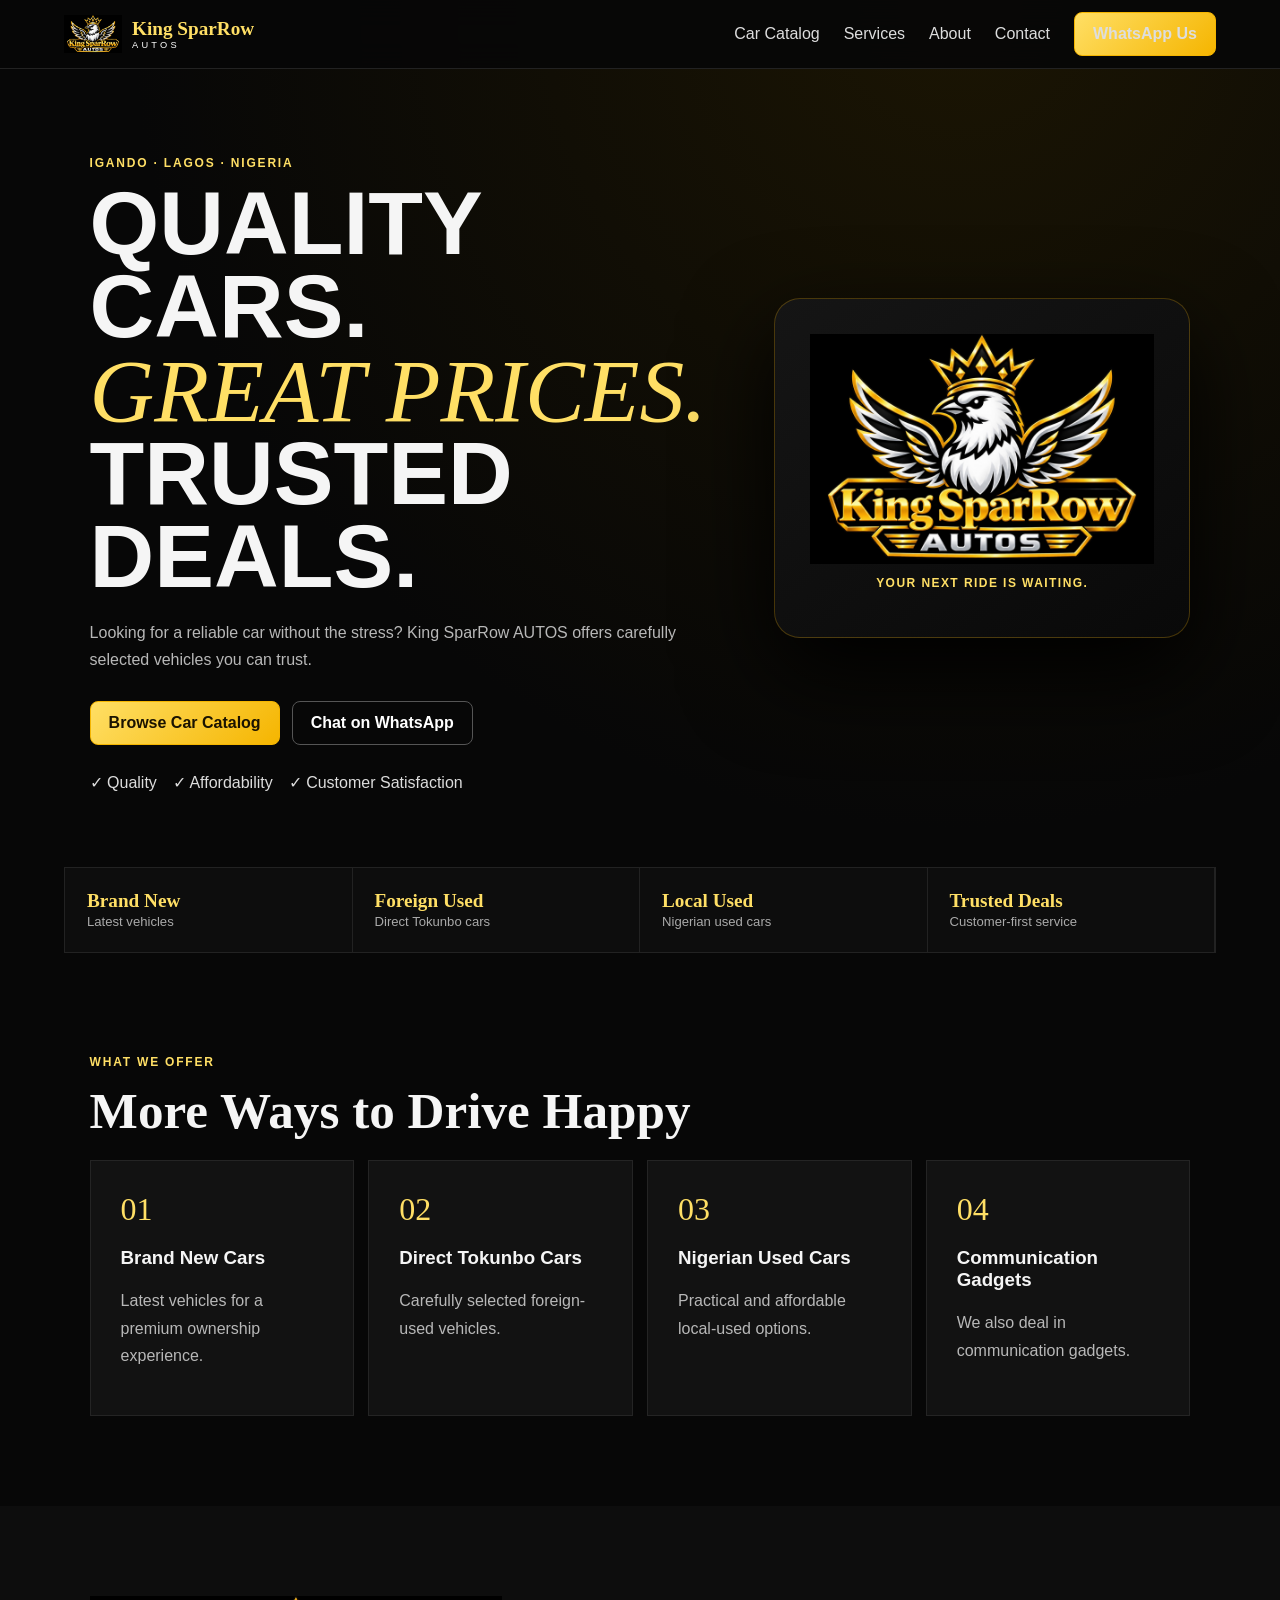
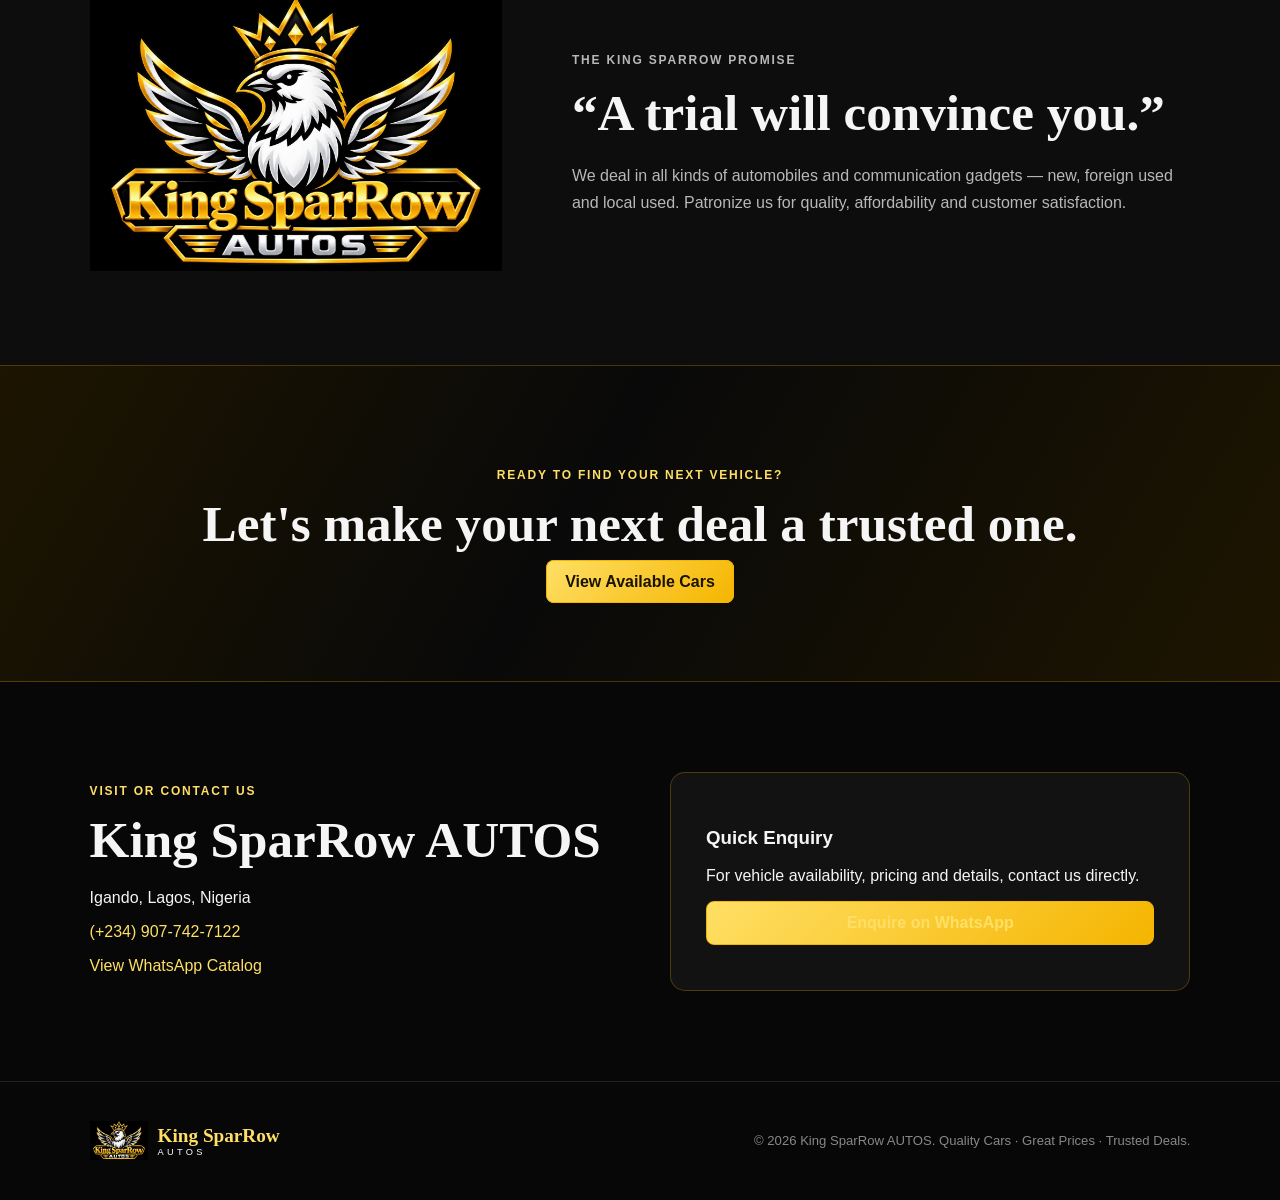
<file: index.html>
<!doctype html><html lang="en"><head><meta charset="utf-8"><meta name="viewport" content="width=device-width,initial-scale=1"><meta name="description" content="King SparRow AUTOS - Quality Cars, Great Prices, Trusted Deals in Igando, Lagos."><title>King SparRow AUTOS</title><link rel="stylesheet" href="styles.css"></head><body>
<header class="site-header"><a class="brand" href="index.html"><img src="logo.png" alt="King SparRow AUTOS logo"><span><strong>King SparRow</strong><small>AUTOS</small></span></a><button class="menu-toggle" aria-label="Open menu" aria-expanded="false">☰</button><nav class="nav"><a href="catalog.html">Car Catalog</a><a href="#services">Services</a><a href="#about">About</a><a href="#contact">Contact</a><a class="nav-cta" href="https://wa.me/2349077427122" target="_blank" rel="noopener">WhatsApp Us</a></nav></header>
<main><section class="hero"><div><p class="eyebrow">IGANDO · LAGOS · NIGERIA</p><h1>QUALITY CARS.<br><em>GREAT PRICES.</em><br>TRUSTED DEALS.</h1><p class="lead">Looking for a reliable car without the stress? King SparRow AUTOS offers carefully selected vehicles you can trust.</p><div class="hero-actions"><a class="btn primary" href="catalog.html">Browse Car Catalog</a><a class="btn ghost" href="https://wa.me/2349077427122" target="_blank" rel="noopener">Chat on WhatsApp</a></div><div class="trust-row"><span>✓ Quality</span><span>✓ Affordability</span><span>✓ Customer Satisfaction</span></div></div><div class="premium-card"><img src="logo.png" alt="King SparRow AUTOS"><p>YOUR NEXT RIDE IS WAITING.</p></div></section>
<section class="stats"><div><strong>Brand New</strong><span>Latest vehicles</span></div><div><strong>Foreign Used</strong><span>Direct Tokunbo cars</span></div><div><strong>Local Used</strong><span>Nigerian used cars</span></div><div><strong>Trusted Deals</strong><span>Customer-first service</span></div></section>
<section class="section services" id="services"><p class="eyebrow">WHAT WE OFFER</p><h2>More Ways to Drive Happy</h2><div class="service-grid"><article><span>01</span><h3>Brand New Cars</h3><p>Latest vehicles for a premium ownership experience.</p></article><article><span>02</span><h3>Direct Tokunbo Cars</h3><p>Carefully selected foreign-used vehicles.</p></article><article><span>03</span><h3>Nigerian Used Cars</h3><p>Practical and affordable local-used options.</p></article><article><span>04</span><h3>Communication Gadgets</h3><p>We also deal in communication gadgets.</p></article></div></section>
<section class="section about" id="about"><div class="about-logo"><img src="logo.png" alt="King SparRow AUTOS"></div><div><p class="eyebrow">THE KING SPARROW PROMISE</p><h2>“A trial will convince you.”</h2><p>We deal in all kinds of automobiles and communication gadgets — new, foreign used and local used. Patronize us for quality, affordability and customer satisfaction.</p></div></section>
<section class="cta-band"><p>READY TO FIND YOUR NEXT VEHICLE?</p><h2>Let's make your next deal a trusted one.</h2><a class="btn primary" href="catalog.html">View Available Cars</a></section>
<section class="section contact" id="contact"><div><p class="eyebrow">VISIT OR CONTACT US</p><h2>King SparRow AUTOS</h2><p>Igando, Lagos, Nigeria</p><p><a href="tel:+2349077427122">(+234) 907-742-7122</a></p><p><a href="https://wa.me/c/2349077427122" target="_blank" rel="noopener">View WhatsApp Catalog</a></p></div><div class="contact-card"><h3>Quick Enquiry</h3><p>For vehicle availability, pricing and details, contact us directly.</p><a class="btn primary full" href="https://wa.me/2349077427122" target="_blank" rel="noopener">Enquire on WhatsApp</a></div></section></main>
<footer><div class="brand"><img src="logo.png" alt="King SparRow AUTOS logo"><span><strong>King SparRow</strong><small>AUTOS</small></span></div><p>© <span id="year"></span> King SparRow AUTOS. Quality Cars · Great Prices · Trusted Deals.</p></footer><script src="script.js"></script></body></html>
</file>
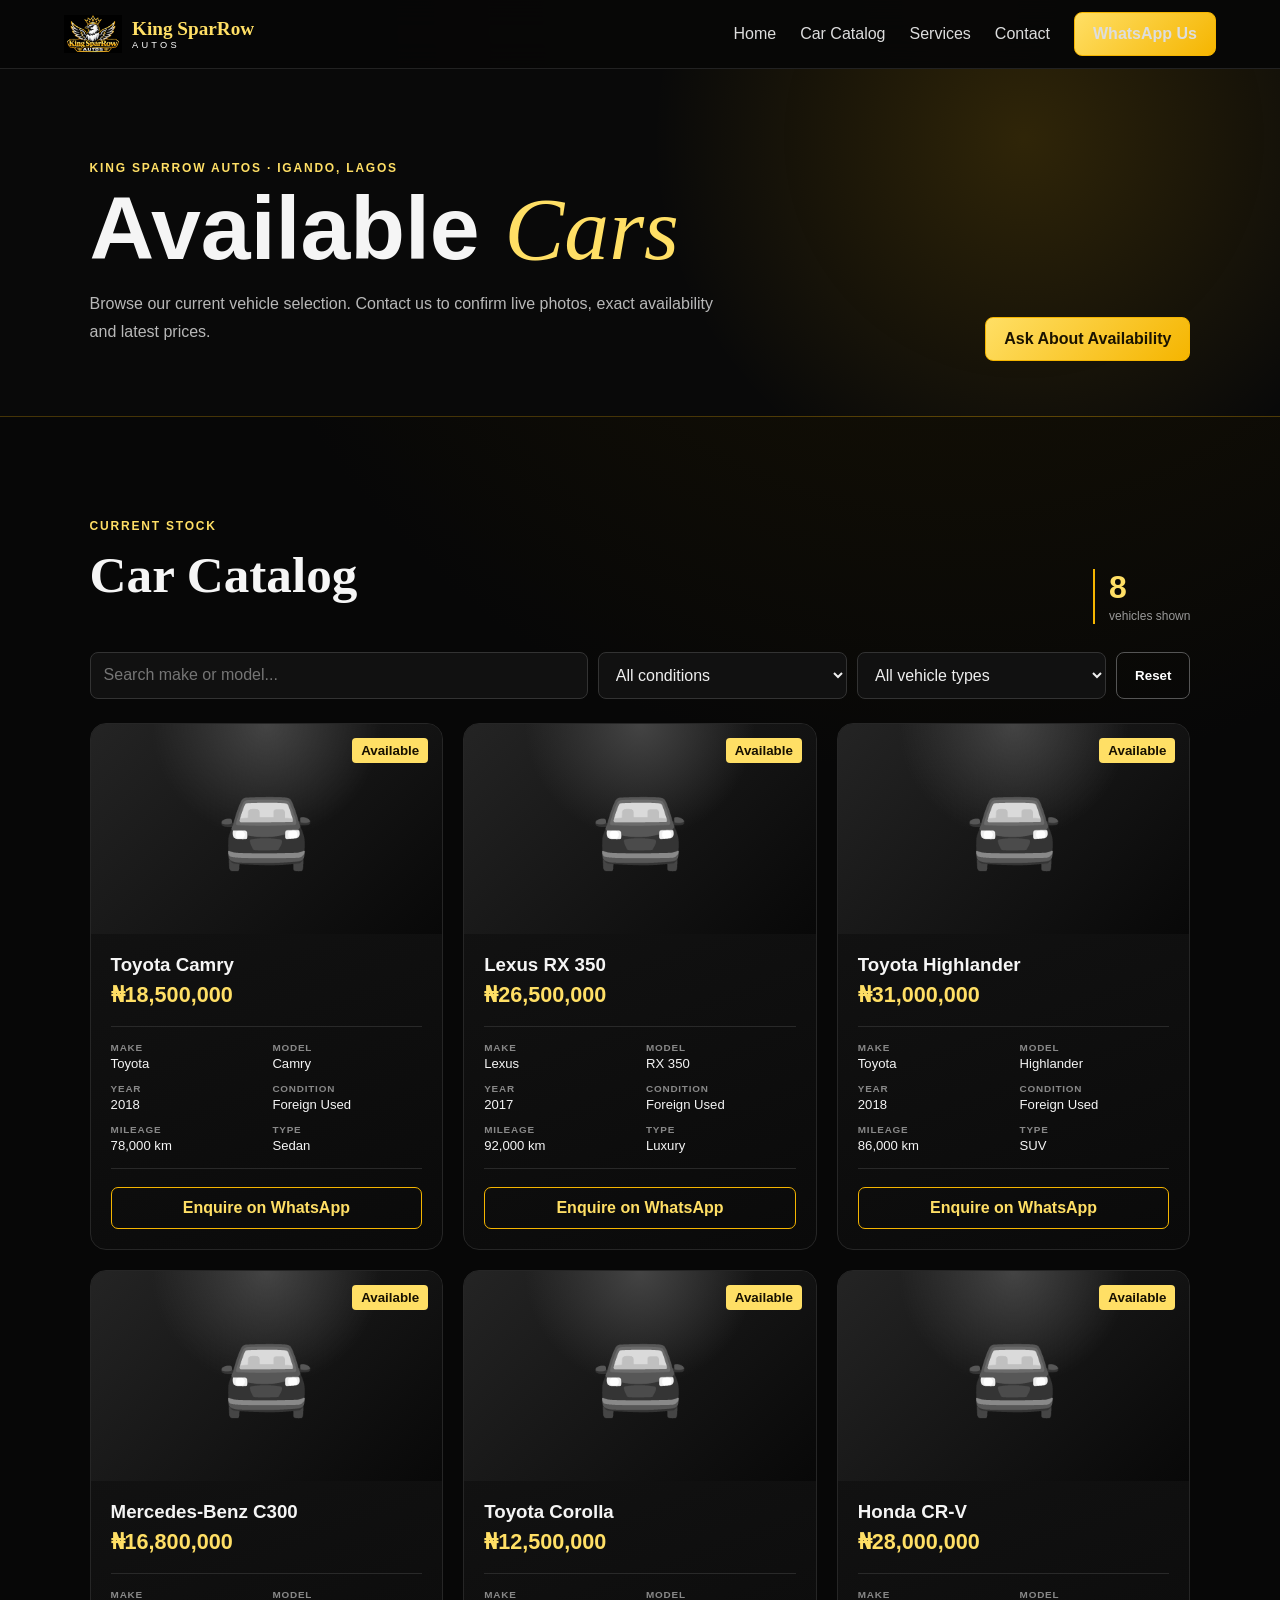
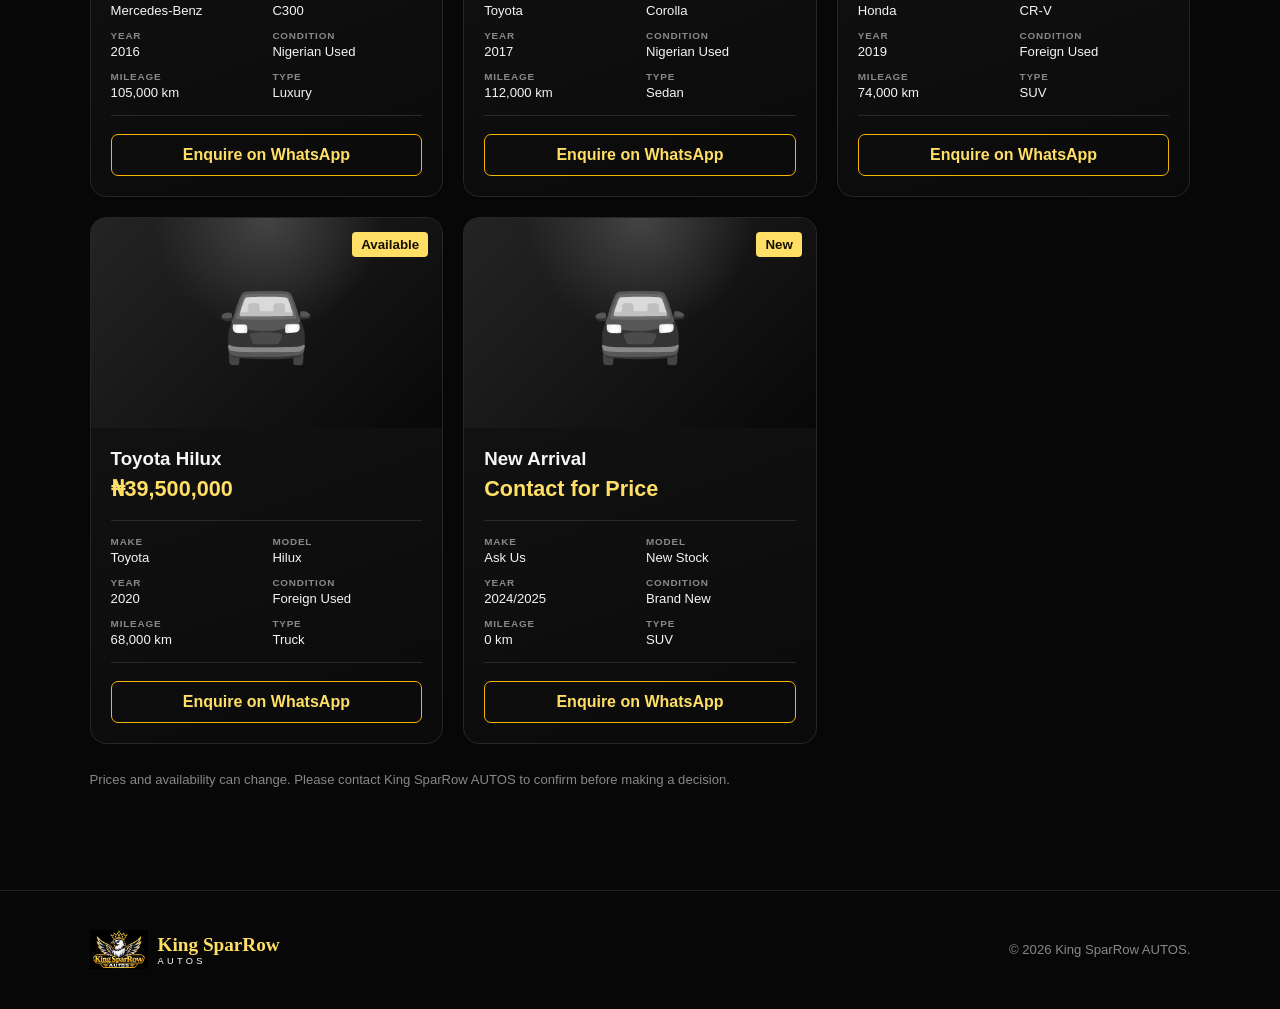
<file: catalog.html>
<!doctype html><html lang="en"><head><meta charset="utf-8"><meta name="viewport" content="width=device-width,initial-scale=1"><title>Car Catalog | King SparRow AUTOS</title><link rel="stylesheet" href="styles.css"></head><body>
<header class="site-header"><a class="brand" href="index.html"><img src="logo.png" alt="King SparRow AUTOS logo"><span><strong>King SparRow</strong><small>AUTOS</small></span></a><button class="menu-toggle" aria-label="Open menu" aria-expanded="false">☰</button><nav class="nav"><a href="index.html">Home</a><a href="catalog.html">Car Catalog</a><a href="index.html#services">Services</a><a href="index.html#contact">Contact</a><a class="nav-cta" href="https://wa.me/2349077427122" target="_blank" rel="noopener">WhatsApp Us</a></nav></header>
<main><section class="catalog-hero"><div><p class="eyebrow">KING SPARROW AUTOS · IGANDO, LAGOS</p><h1>Available <em>Cars</em></h1><p>Browse our current vehicle selection. Contact us to confirm live photos, exact availability and latest prices.</p></div><a class="btn primary" href="https://wa.me/2349077427122" target="_blank" rel="noopener">Ask About Availability</a></section>
<section class="section"><div class="section-heading"><div><p class="eyebrow">CURRENT STOCK</p><h2>Car Catalog</h2></div><div class="vehicle-count"><strong id="catalogCount">0</strong><span>vehicles shown</span></div></div><div class="filters"><input id="catalogSearch" type="search" placeholder="Search make or model..."><select id="catalogCondition"><option value="all">All conditions</option><option>Brand New</option><option>Foreign Used</option><option>Nigerian Used</option></select><select id="catalogType"><option value="all">All vehicle types</option><option>SUV</option><option>Sedan</option><option>Luxury</option><option>Truck</option></select><button id="catalogReset" class="btn reset">Reset</button></div><div id="catalogGrid" class="catalog-grid"></div><p id="catalogEmpty" class="empty-state" hidden>No vehicles match your search.</p><p class="catalog-note">Prices and availability can change. Please contact King SparRow AUTOS to confirm before making a decision.</p></section></main>
<footer><div class="brand"><img src="logo.png" alt="King SparRow AUTOS logo"><span><strong>King SparRow</strong><small>AUTOS</small></span></div><p>© <span id="year"></span> King SparRow AUTOS.</p></footer><script src="catalog.js"></script></body></html>
</file>
<file: styles.css>
:root{--bg:#070707;--panel:#121212;--text:#f5f5f5;--muted:#b8b8b8;--gold:#f5b500;--gold2:#ffdf65;--line:rgba(245,181,0,.25)}*{box-sizing:border-box}html{scroll-behavior:smooth}body{margin:0;background:radial-gradient(circle at 75% 0,#1b1503,transparent 28%),var(--bg);color:var(--text);font-family:Arial,sans-serif}.site-header{position:sticky;top:0;z-index:10;display:flex;align-items:center;justify-content:space-between;padding:10px 5%;background:rgba(7,7,7,.92);backdrop-filter:blur(15px);border-bottom:1px solid #222}.brand{display:flex;align-items:center;gap:10px;color:white;text-decoration:none}.brand img{width:58px;height:48px;object-fit:contain}.brand strong{display:block;font-family:Georgia,serif;color:var(--gold2);font-size:1.2rem}.brand small{display:block;letter-spacing:.35em;font-size:.58rem}.nav{display:flex;align-items:center;gap:24px}.nav a{color:#ddd;text-decoration:none}.nav a:hover{color:var(--gold2)}.nav-cta,.btn{padding:12px 18px;border-radius:8px;border:1px solid var(--gold);font-weight:800;text-decoration:none;cursor:pointer}.nav-cta,.primary{background:linear-gradient(135deg,var(--gold2),var(--gold));color:#1a1300}.ghost,.reset{background:transparent;color:white;border-color:#555}.menu-toggle{display:none;background:none;border:0;color:white;font-size:1.5rem}.hero{min-height:650px;padding:75px 7%;display:grid;grid-template-columns:1.2fr .8fr;gap:60px;align-items:center}.eyebrow{color:var(--gold2);font-weight:800;letter-spacing:.15em;font-size:.75rem}.hero h1,.catalog-hero h1{font-size:clamp(3.2rem,7vw,6.5rem);line-height:.93;margin:12px 0 20px}.hero em,.catalog-hero em{font-family:Georgia,serif;color:var(--gold2);font-weight:500}.lead,.catalog-hero p:not(.eyebrow){max-width:650px;color:var(--muted);line-height:1.7}.hero-actions{display:flex;gap:12px;flex-wrap:wrap;margin:28px 0}.trust-row{display:flex;gap:16px;flex-wrap:wrap;color:#ddd}.premium-card{padding:35px;border-radius:26px;background:linear-gradient(145deg,#151515,#090909);border:1px solid var(--line);box-shadow:0 35px 90px #000}.premium-card img{width:100%;display:block}.premium-card p{text-align:center;color:var(--gold2);font-size:.75rem;font-weight:800;letter-spacing:.12em}.stats{display:grid;grid-template-columns:repeat(4,1fr);margin:0 5%;background:#0d0d0d;border:1px solid #222}.stats div{padding:22px;border-right:1px solid #222}.stats strong{display:block;color:var(--gold2);font-family:Georgia,serif;font-size:1.2rem}.stats span{font-size:.82rem;color:#aaa}.section{padding:90px 7%}.section h2,.cta-band h2{font-family:Georgia,serif;font-size:clamp(2.2rem,4vw,4rem);margin:0 0 20px}.section-heading{display:flex;justify-content:space-between;align-items:end;gap:25px;margin-bottom:28px}.vehicle-count{border-left:2px solid var(--gold);padding-left:14px}.vehicle-count strong{display:block;color:var(--gold2);font-size:2rem}.vehicle-count span{color:#999;font-size:.75rem}.service-grid{display:grid;grid-template-columns:repeat(4,1fr);gap:14px}.service-grid article{background:var(--panel);padding:30px;border:1px solid #242424;min-height:230px}.service-grid span{color:var(--gold2);font-family:Georgia,serif;font-size:2rem}.service-grid p,.about p{color:var(--muted);line-height:1.7}.about{display:grid;grid-template-columns:.8fr 1.2fr;gap:70px;align-items:center;background:#0d0d0d}.about-logo img{width:100%;max-width:450px}.cta-band{text-align:center;padding:90px 7%;background:linear-gradient(120deg,#1d1500,#090909 45%,#1d1500);border-block:1px solid var(--line)}.cta-band p{color:var(--gold2);font-weight:800;letter-spacing:.15em;font-size:.75rem}.contact{display:grid;grid-template-columns:1fr 1fr;gap:60px}.contact a{color:var(--gold2);text-decoration:none}.contact-card{background:#121212;border:1px solid var(--line);border-radius:15px;padding:35px}.full{display:block;text-align:center;width:100%}footer{padding:35px 7%;border-top:1px solid #222;display:flex;justify-content:space-between;align-items:center;gap:20px;color:#888;font-size:.82rem}.catalog-hero{padding:80px 7% 55px;display:flex;justify-content:space-between;align-items:end;gap:30px;background:radial-gradient(circle at 80% 20%,rgba(245,181,0,.16),transparent 35%),#090909;border-bottom:1px solid var(--line)}.filters{display:grid;grid-template-columns:2fr 1fr 1fr auto;gap:10px;margin-bottom:24px}.filters input,.filters select{background:#111;border:1px solid #333;border-radius:8px;padding:13px;color:#eee;font:inherit}.catalog-grid{display:grid;grid-template-columns:repeat(3,1fr);gap:20px}.catalog-card{background:linear-gradient(160deg,#151515,#0a0a0a);border:1px solid #262626;border-radius:16px;overflow:hidden}.catalog-photo{height:210px;display:grid;place-items:center;position:relative;background:radial-gradient(circle at 50% 0,#444,transparent 42%),linear-gradient(135deg,#242424,#080808)}.catalog-photo span{font-size:4.8rem;filter:grayscale(1)}.catalog-photo small{position:absolute;top:14px;right:14px;background:var(--gold2);color:#171000;padding:5px 9px;border-radius:4px;font-weight:900}.catalog-body{padding:20px}.catalog-body h3{margin:0 0 6px}.catalog-price{color:var(--gold2);font-size:1.35rem;font-weight:900;margin-bottom:18px}.catalog-details{display:grid;grid-template-columns:1fr 1fr;gap:12px;padding:15px 0;border-block:1px solid #292929}.catalog-details div{display:flex;flex-direction:column}.catalog-details b{font-size:.62rem;letter-spacing:.08em;color:#888}.catalog-details span{font-size:.82rem;margin-top:3px}.catalog-enquire{display:block;margin-top:18px;padding:11px;text-align:center;border:1px solid var(--gold);border-radius:7px;color:var(--gold2);text-decoration:none;font-weight:800}.catalog-note{color:#888;margin-top:28px;font-size:.82rem}.empty-state{text-align:center;padding:40px;color:#aaa}@media(max-width:900px){.hero,.about,.contact{grid-template-columns:1fr}.vehicle-grid,.catalog-grid{grid-template-columns:repeat(2,1fr)}.service-grid{grid-template-columns:repeat(2,1fr)}.stats{grid-template-columns:repeat(2,1fr)}.catalog-hero{align-items:start;flex-direction:column}.filters{grid-template-columns:1fr 1fr}.filters input{grid-column:1/-1}}@media(max-width:650px){.menu-toggle{display:block}.nav{display:none;position:absolute;top:100%;left:0;right:0;padding:20px 5%;background:#0b0b0b;flex-direction:column;align-items:stretch}.nav.open{display:flex}.hero{padding:50px 5%;min-height:auto}.section{padding:70px 5%}.catalog-hero{padding:55px 5% 40px}.stats{margin:0}.stats div{padding:18px}.catalog-grid,.service-grid{grid-template-columns:1fr}.filters{grid-template-columns:1fr}.filters input{grid-column:auto}.section-heading{flex-direction:column;align-items:start}footer{flex-direction:column;align-items:flex-start}}
</file>
